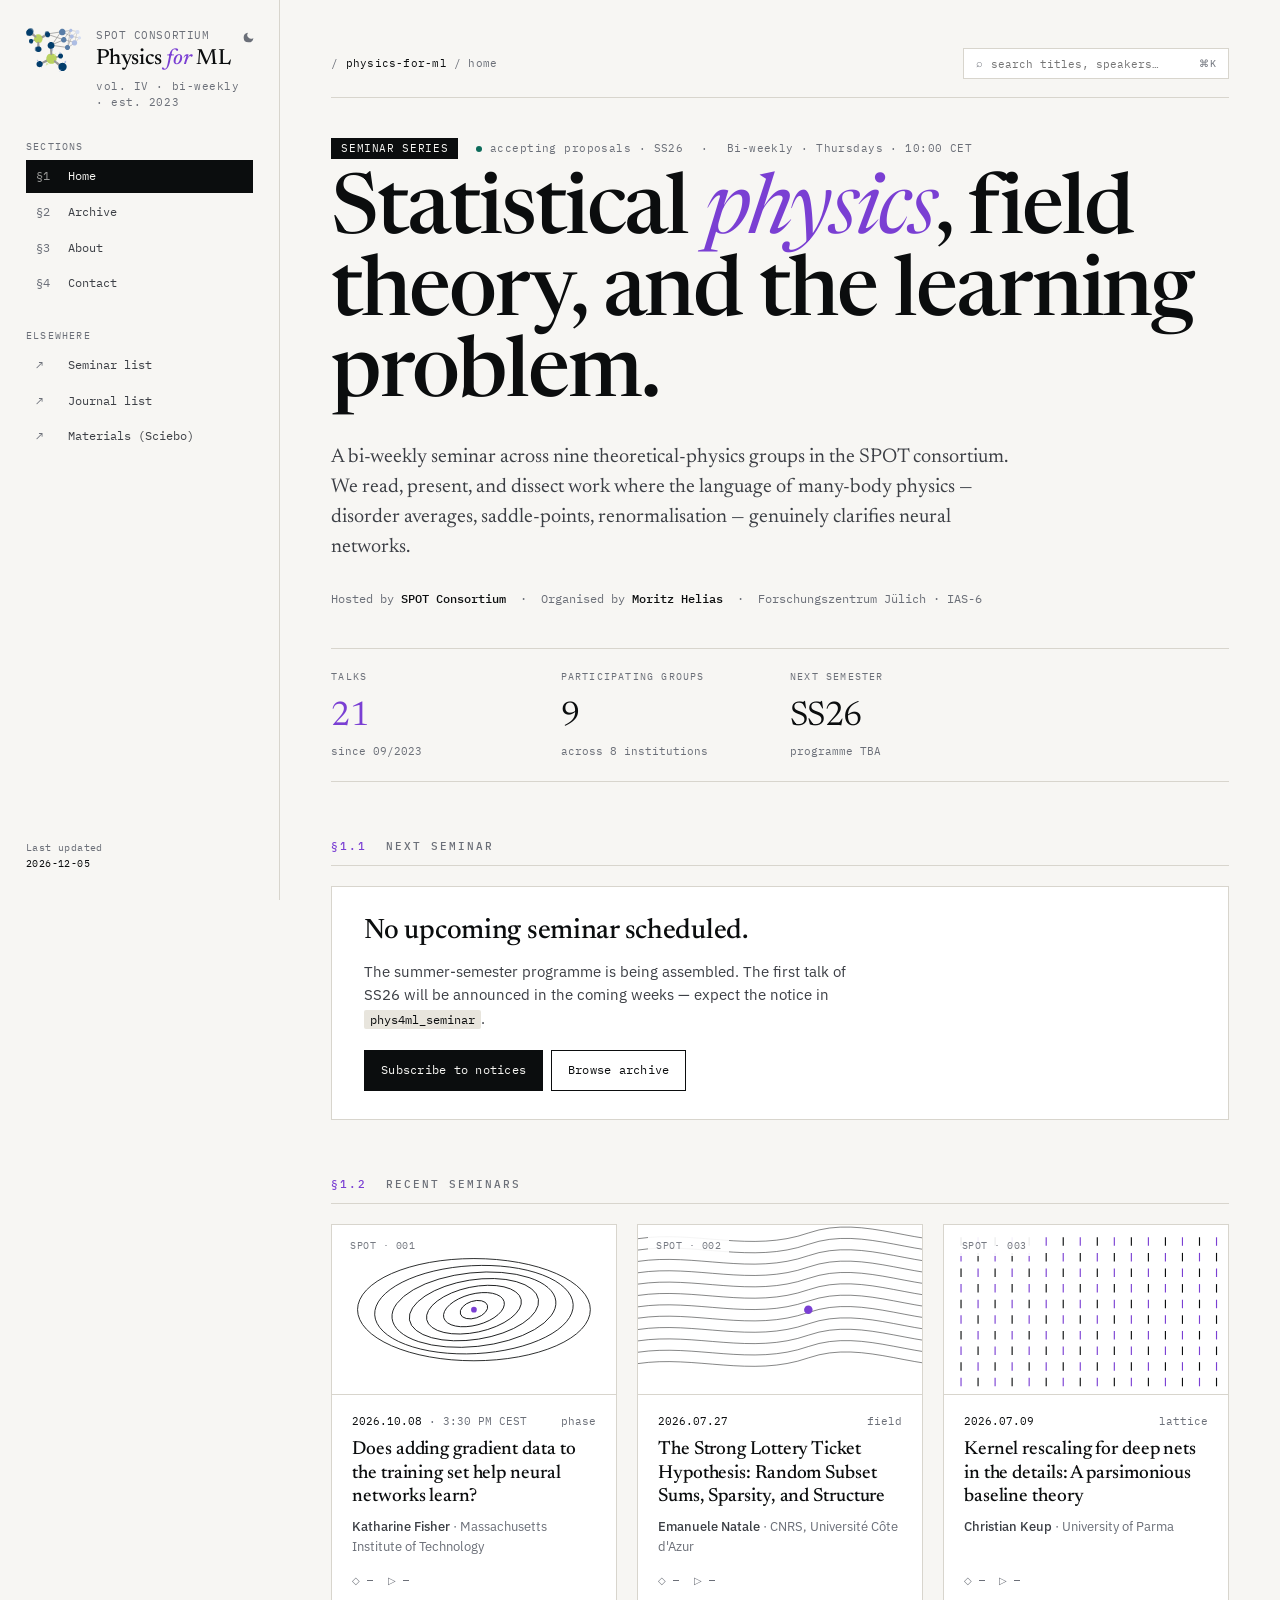
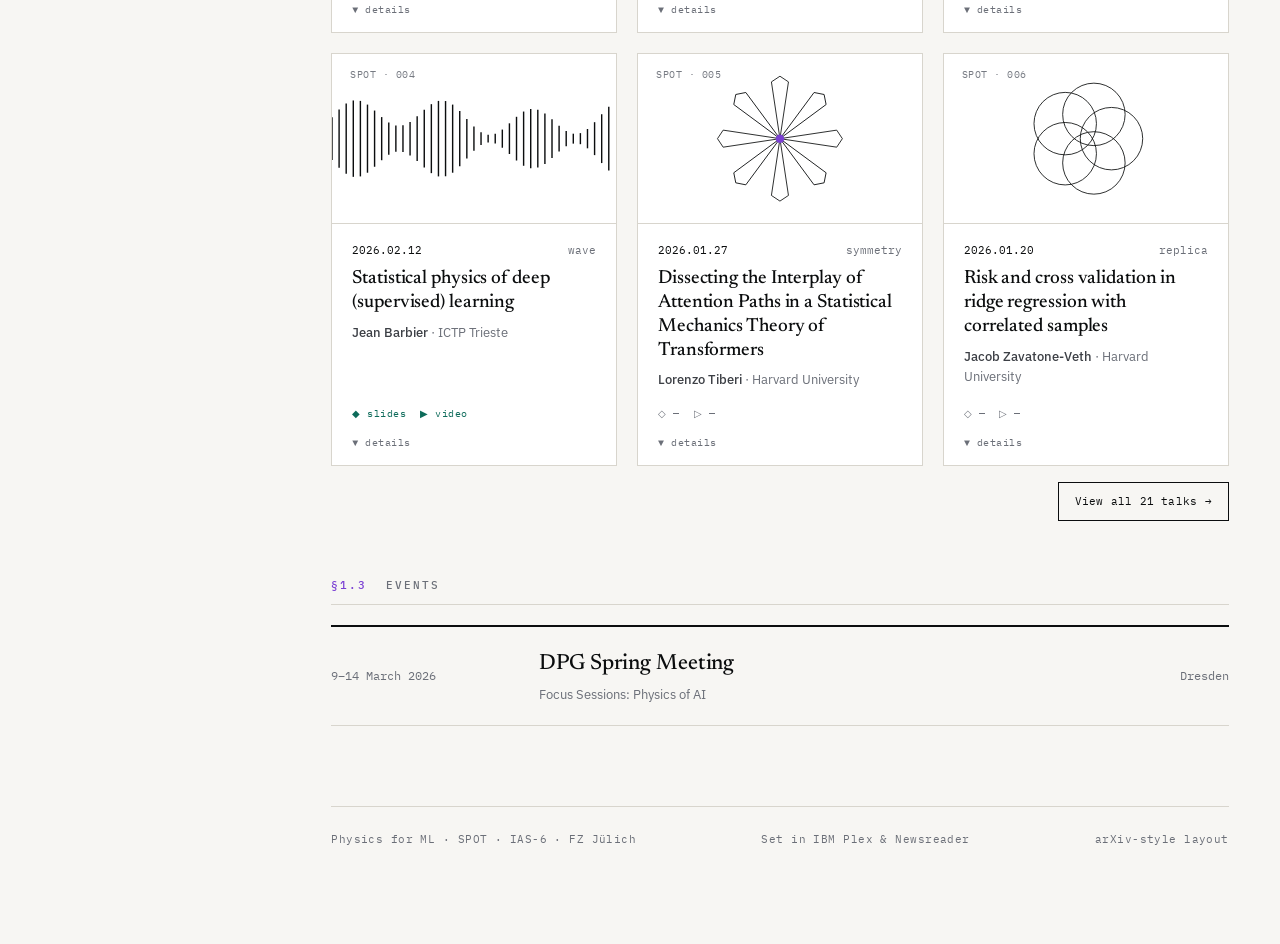
<file: index.html>
<!DOCTYPE html>
<html lang="en">
<head>
  <meta charset="UTF-8" />
  <meta name="viewport" content="width=device-width, initial-scale=1.0" />
  <title>Physics for Machine Learning — Seminar Series</title>
  <link rel="preconnect" href="https://fonts.googleapis.com" />
  <link rel="preconnect" href="https://fonts.gstatic.com" crossorigin />
  <link href="https://fonts.googleapis.com/css2?family=IBM+Plex+Mono:wght@400;500;600&family=IBM+Plex+Sans:wght@300;400;500;600;700&family=Newsreader:ital,wght@0,400;0,500;0,600;1,400&display=swap" rel="stylesheet" />
  <link rel="stylesheet" href="styles.css" />
</head>
<body>
<div class="frame">

  <!-- ===== SIDEBAR ===== -->
  <aside class="side">
    <div class="brand-row">
      <img class="brand-logo" src="logo_sketch_colored.svg" alt="SPOT" />
      <div class="brand">
        <div class="dim">SPOT CONSORTIUM</div>
        <div class="brand-title">Physics <em>for</em> ML</div>
        <div class="dim v">vol. IV · bi-weekly · est. 2023</div>
      </div>
      <button class="theme-switch" id="themeToggle" title="Toggle theme" aria-label="Toggle theme">
        <!-- icon injected by JS -->
      </button>
    </div>

    <div>
      <div class="side-nav-section">Sections</div>
      <nav class="side-nav" id="sectionNav">
        <a href="#/home" data-page="home" class="active">
          <span class="hash">§1</span><span>Home</span>
        </a>
        <a href="#/archive" data-page="archive">
          <span class="hash">§2</span><span>Archive</span>
        </a>
        <a href="#/about" data-page="about">
          <span class="hash">§3</span><span>About</span>
        </a>
        <a href="#/contact" data-page="contact">
          <span class="hash">§4</span><span>Contact</span>
        </a>
      </nav>
    </div>

    <div>
      <div class="side-nav-section">Elsewhere</div>
      <nav class="side-nav">
        <a href="https://lists.fz-juelich.de/postorius/lists/phys4ml_seminar.lists.fz-juelich.de/" target="_blank" rel="noopener">
          <span class="hash">↗</span><span>Seminar list</span>
        </a>
        <a href="https://lists.fz-juelich.de/postorius/lists/phys4ml.lists.fz-juelich.de/" target="_blank" rel="noopener">
          <span class="hash">↗</span><span>Journal list</span>
        </a>
        <a href="https://fz-juelich.sciebo.de/s/c3z3A4696lgIlz5#/" target="_blank" rel="noopener">
          <span class="hash">↗</span><span>Materials (Sciebo)</span>
        </a>
      </nav>
    </div>

    <div class="side-foot">
      Last updated<br />
      <span id="lastUpdated" style="color:var(--ink)"></span>
    </div>
  </aside>

  <!-- ===== PAGES ===== -->
  <div id="content">

    <!-- ── HOME ── -->
    <div class="page active" id="page-home">
      <main>
        <div class="topbar">
          <div class="crumbs">/ <span>physics-for-ml</span> / home</div>
          <div class="search">
            <span>⌕</span>
            <input id="topbarSearch" placeholder="search titles, speakers…" />
            <span style="font-size:10px;color:var(--ink-3)">⌘K</span>
          </div>
        </div>

        <div class="hero-head">
          <span class="tag">SEMINAR SERIES</span>
          <span><span class="dot"></span> accepting proposals · SS26</span>
          <span>·</span>
          <span>Bi-weekly · Thursdays · 10:00 CET</span>
        </div>
        <h1 class="title">Statistical <em>physics</em>, field theory, and the learning problem.</h1>
        <p class="hero-abstract">
          A bi-weekly seminar across nine theoretical-physics groups in the SPOT consortium. We read, present, and dissect work where the language of many-body physics — disorder averages, saddle-points, renormalisation — genuinely clarifies neural networks.
        </p>
        <div class="authors">
          <span>Hosted by <b>SPOT Consortium</b></span>
          <span>·</span>
          <span>Organised by <b>Moritz Helias</b></span>
          <span>·</span>
          <span>Forschungszentrum Jülich · IAS-6</span>
        </div>

        <div class="stats">
          <div class="stat">
            <div class="k">Talks</div>
            <div class="v"><em id="statTalks">—</em></div>
            <div class="u">since 09/2023</div>
          </div>
          <div class="stat">
            <div class="k">Participating groups</div>
            <div class="v">9</div>
            <div class="u">across 8 institutions</div>
          </div>
          <div class="stat">
            <div class="k">Next semester</div>
            <div class="v">SS26</div>
            <div class="u">programme TBA</div>
          </div>
        </div>

        <h2 class="sec"><span class="num">§1.1</span> Next seminar</h2>
        <div id="home-next-seminar"></div>

        <h2 class="sec"><span class="num">§1.2</span> Recent seminars</h2>
        <div class="talks" id="home-recent-talks"></div>
        <div style="text-align:right;margin-top:16px">
          <a class="btn ghost" href="#/archive" id="viewAllBtn" style="font-size:11px">View all talks →</a>
        </div>

        <h2 class="sec" style="margin-top:calc(56px * var(--density))"><span class="num">§1.3</span> Events</h2>
        <a class="event-row" href="dpg2026.html">
          <span>9–14 March 2026</span>
          <div>
            <h4>DPG Spring Meeting</h4>
            <div class="note">Focus Sessions: Physics of AI</div>
          </div>
          <span>Dresden</span>
        </a>

        <div class="sheet-foot">
          <span>Physics for ML · SPOT · IAS-6 · FZ Jülich</span>
          <span>Set in IBM Plex &amp; Newsreader</span>
          <span>arXiv-style layout</span>
        </div>
      </main>
    </div>

    <!-- ── ARCHIVE ── -->
    <div class="page" id="page-archive">
      <main>
        <div class="topbar">
          <div class="crumbs">/ <span>physics-for-ml</span> / archive</div>
          <div class="search">
            <span>⌕</span>
            <input placeholder="search titles, speakers…" />
            <span style="font-size:10px;color:var(--ink-3)">⌘K</span>
          </div>
        </div>

        <h1 class="title">The <em>archive</em>.</h1>
        <p class="hero-abstract">Every seminar delivered since the series began. Search by keyword or speaker name, and follow links to slides and recordings.</p>

        <div class="archive-controls">
          <input type="text" id="archiveSearch" placeholder="search: 'DMFT', 'Zdeborová', 'diffusion'…" />
          <select id="archiveSort">
            <option value="new">newest first</option>
            <option value="speaker">by speaker</option>
          </select>
        </div>

        <div class="archive-count" id="archiveCount"></div>
        <div class="talks" id="archive-talks"></div>

        <div class="pagination" id="archivePagination"></div>
        <div class="pagination-meta" id="archivePaginationMeta"></div>

        <div class="sheet-foot">
          <span>Physics for ML · SPOT · IAS-6 · FZ Jülich</span>
          <span>Set in IBM Plex &amp; Newsreader</span>
          <span>arXiv-style layout</span>
        </div>
      </main>
    </div>

    <!-- ── ABOUT ── -->
    <div class="page" id="page-about">
      <main>
        <div class="topbar">
          <div class="crumbs">/ <span>physics-for-ml</span> / about</div>
          <div class="search">
            <span>⌕</span>
            <input placeholder="search titles, speakers…" />
            <span style="font-size:10px;color:var(--ink-3)">⌘K</span>
          </div>
        </div>

        <h1 class="title">About the <em>series</em>.</h1>

        <div class="prose" style="margin-top:32px">
          <h2>§3.1 &nbsp; Scope</h2>
          <p>
            Physics for Machine Learning is a bi-weekly seminar hosted by the SPOT consortium. The focus is narrow by design: we look at machine learning through the lens of theoretical physics — mean-field theory, replica calculations, random-matrix spectra, field-theoretic perturbation — and at physics through the lens of modern learning systems.
          </p>
          <div class="callout">
            The aim is not to apply ML to physics. It is to make ML itself a proper object of physical study.
          </div>
          <h2>§3.2 &nbsp; Format</h2>
          <p>
            Ninety minutes on Zoom. The first sixty are presentation; the remaining thirty are open discussion, and we protect that latter half. Talks are recorded when speakers allow; slides are archived on the shared Sciebo drive.
          </p>
          <p>
            Seminars are held bi-weekly on Thursdays at 10:00 CET during the academic year.
          </p>
          <h2>§3.3 &nbsp; Consortium</h2>
          <p>Participating groups, by institution:</p>
        </div>

        <div class="consortium">
          <div>
            <div class="who"><b><a href="https://www.nas.ewi.tudelft.nl/" target="_blank">Caterina De Bacco</a></b><span>TU Delft</span></div>
            <div class="n">01</div>
          </div>
          <div>
            <div class="who"><b><a href="https://itp.uni-frankfurt.de/~gros/#physicsAI" target="_blank">Claudius Gros</a></b><span>University of Frankfurt</span></div>
            <div class="n">02</div>
          </div>
          <div>
            <div class="who"><b><a href="https://www.fz-juelich.de/en/ias/ias-6/forschung/theory-of-multi-scale-neuronal-networks" target="_blank">Moritz Helias</a></b><span>RWTH Aachen / FZ Jülich</span></div>
            <div class="n">03</div>
          </div>
          <div>
            <div class="who"><b><a href="https://www.particle-theory.rwth-aachen.de/cms/Particle-Theory/Forschung/~gfhu/Gruppe-Kraemer/lidx/1" target="_blank">Michael Krämer</a></b><span>RWTH Aachen</span></div>
            <div class="n">04</div>
          </div>
          <div>
            <div class="who"><b><a href="https://phys.huji.ac.il/contacts/ringel_zohar" target="_blank">Zohar Ringel</a></b><span>Hebrew University</span></div>
            <div class="n">05</div>
          </div>
          <div>
            <div class="who"><b><a href="https://home.uni-leipzig.de/rosenow/Bernd_Rosenow/Welcome.html" target="_blank">Bernd Rosenow</a></b><span>University of Leipzig</span></div>
            <div class="n">06</div>
          </div>
          <div>
            <div class="who"><b><a href="https://www.uni-goettingen.de/de/588919.html" target="_blank">Peter Sollich</a></b><span>University of Göttingen</span></div>
            <div class="n">07</div>
          </div>
          <div>
            <div class="who"><b>Alexander van Meegen</b><span>RWTH Aachen</span></div>
            <div class="n">08</div>
          </div>
          <div>
            <div class="who"><b><a href="https://people.epfl.ch/lenka.zdeborova?lang=en" target="_blank">Lenka Zdeborová</a></b><span>EPFL</span></div>
            <div class="n">09</div>
          </div>
        </div>

        <div class="sheet-foot">
          <span>Physics for ML · SPOT · IAS-6 · FZ Jülich</span>
          <span>Set in IBM Plex &amp; Newsreader</span>
          <span>arXiv-style layout</span>
        </div>
      </main>
    </div>

    <!-- ── CONTACT ── -->
    <div class="page" id="page-contact">
      <main>
        <div class="topbar">
          <div class="crumbs">/ <span>physics-for-ml</span> / contact</div>
          <div class="search">
            <span>⌕</span>
            <input placeholder="search titles, speakers…" />
            <span style="font-size:10px;color:var(--ink-3)">⌘K</span>
          </div>
        </div>

        <h1 class="title"><em>Correspondence.</em></h1>
        <p class="hero-abstract">Proposals, questions, and mailing-list requests are welcome. We reply within a week or two during term.</p>

        <div class="contact-grid">
          <div>
            <div class="label">Organiser</div>
            <div class="big">Prof. Moritz Helias</div>
            <p>Institute for Advanced Simulation 6<br />Forschungszentrum Jülich</p>
          </div>
          <div>
            <div class="label">Correspondence</div>
            <div class="big"><a href="mailto:m.helias@fz-juelich.de">m.helias@fz-juelich.de</a></div>
            <p>Subject line <code>[phys4ml]</code> helps us route quickly.</p>
          </div>
          <div>
            <div class="label">Slides &amp; recordings</div>
            <div class="big"><a href="https://fz-juelich.sciebo.de/s/c3z3A4696lgIlz5#/" target="_blank" rel="noopener">Sciebo drive →</a></div>
            <p>Requires the password circulated on the mailing list.</p>
          </div>
          <div>
            <div class="label">Propose a talk</div>
            <div class="big">Send a title &amp; short abstract.</div>
            <p>Include <i>availability Thu 10:00 CET</i> and relevant arXiv IDs.</p>
          </div>
        </div>

        <h2 class="sec" style="margin-top:calc(64px * var(--density))"><span class="num">§4.1</span> Mailing lists</h2>
        <p style="font-family:var(--serif);font-size:18px;max-width:56ch;color:var(--ink-2);margin-bottom:0">
          Two distinct lists. The seminar list carries only seminar notices; the journal list carries weekly paper announcements from the consortium.
        </p>
        <div style="margin-top:20px;display:flex;gap:10px;flex-wrap:wrap">
          <a class="btn" href="https://lists.fz-juelich.de/postorius/lists/phys4ml_seminar.lists.fz-juelich.de/" target="_blank" rel="noopener">Subscribe to phys4ml_seminar</a>
          <a class="btn ghost" href="https://lists.fz-juelich.de/postorius/lists/phys4ml.lists.fz-juelich.de/" target="_blank" rel="noopener">Journal announcements</a>
        </div>

        <div class="sheet-foot">
          <span>Physics for ML · SPOT · IAS-6 · FZ Jülich</span>
          <span>Set in IBM Plex &amp; Newsreader</span>
          <span>arXiv-style layout</span>
        </div>
      </main>
    </div>

  </div><!-- #content -->
</div><!-- .frame -->

<script src="speakers-data.js"></script>
<script src="script.js"></script>
</body>
</html>
</file>
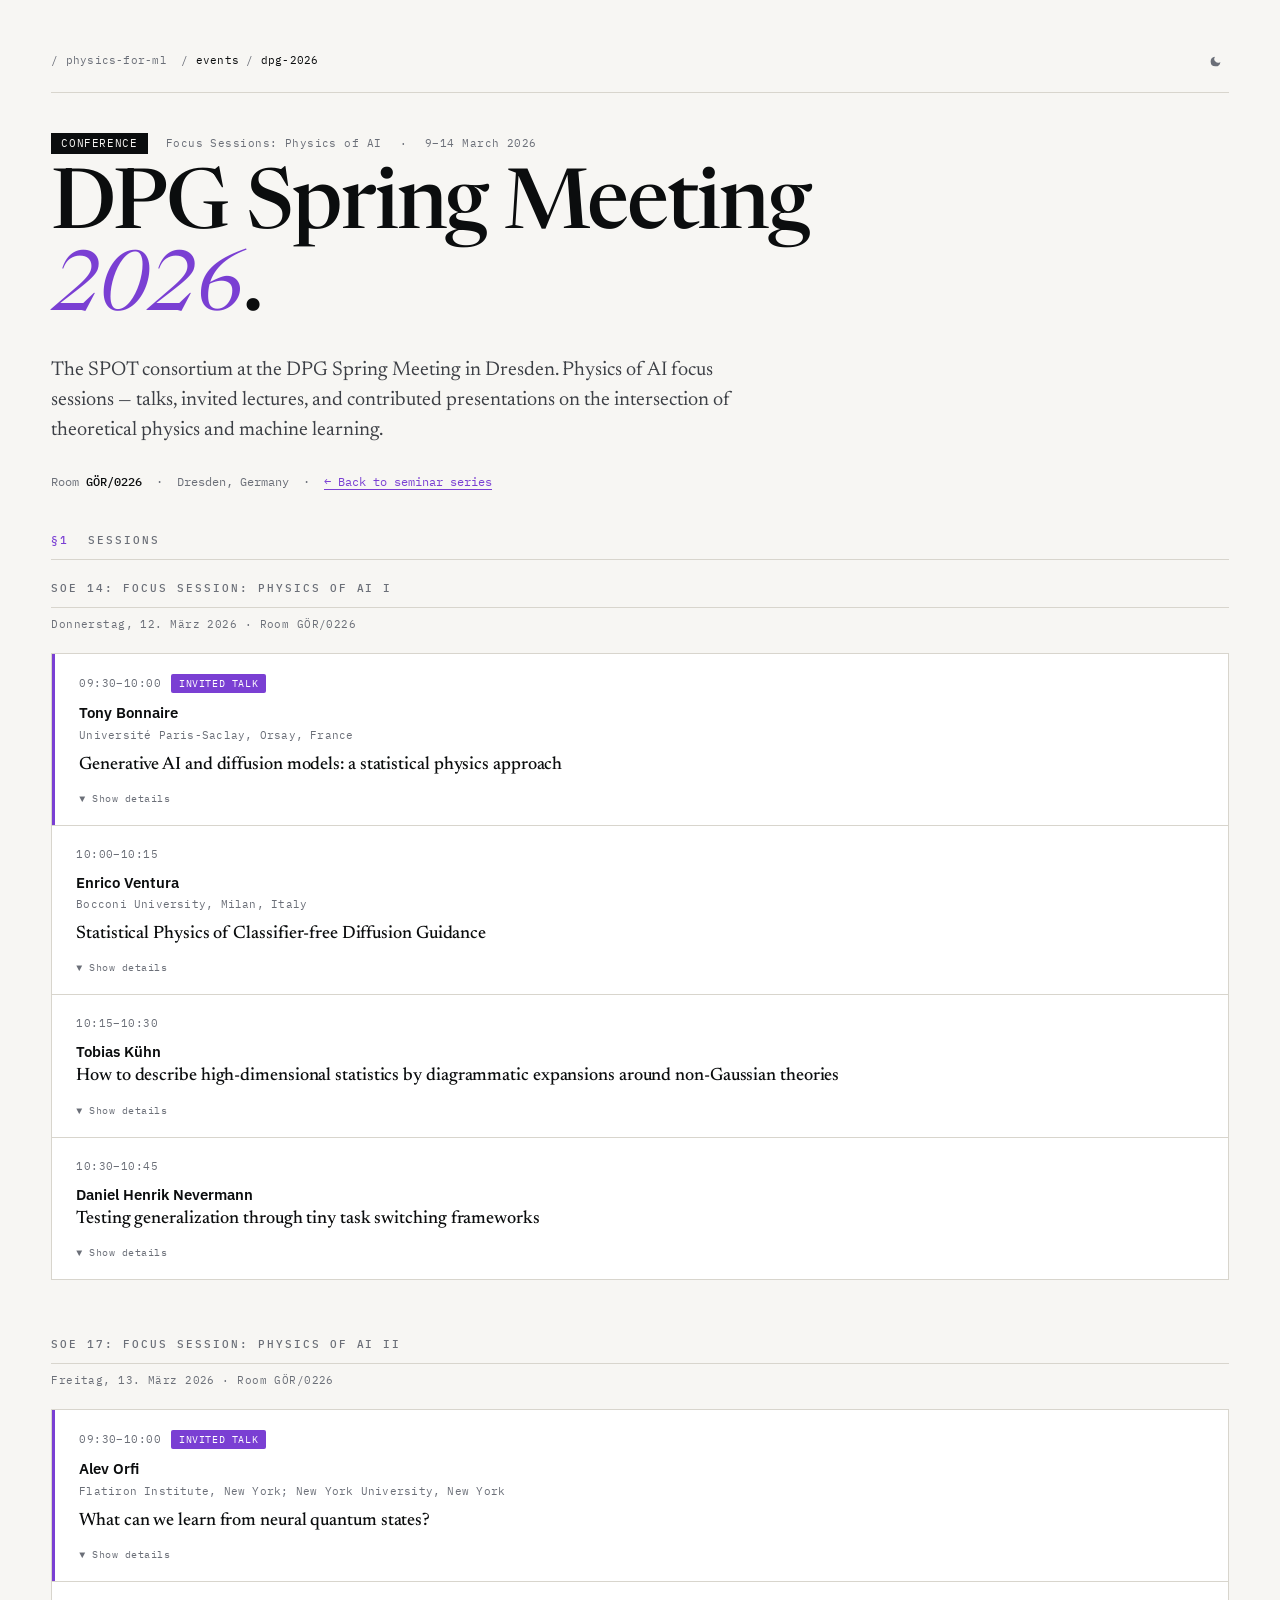
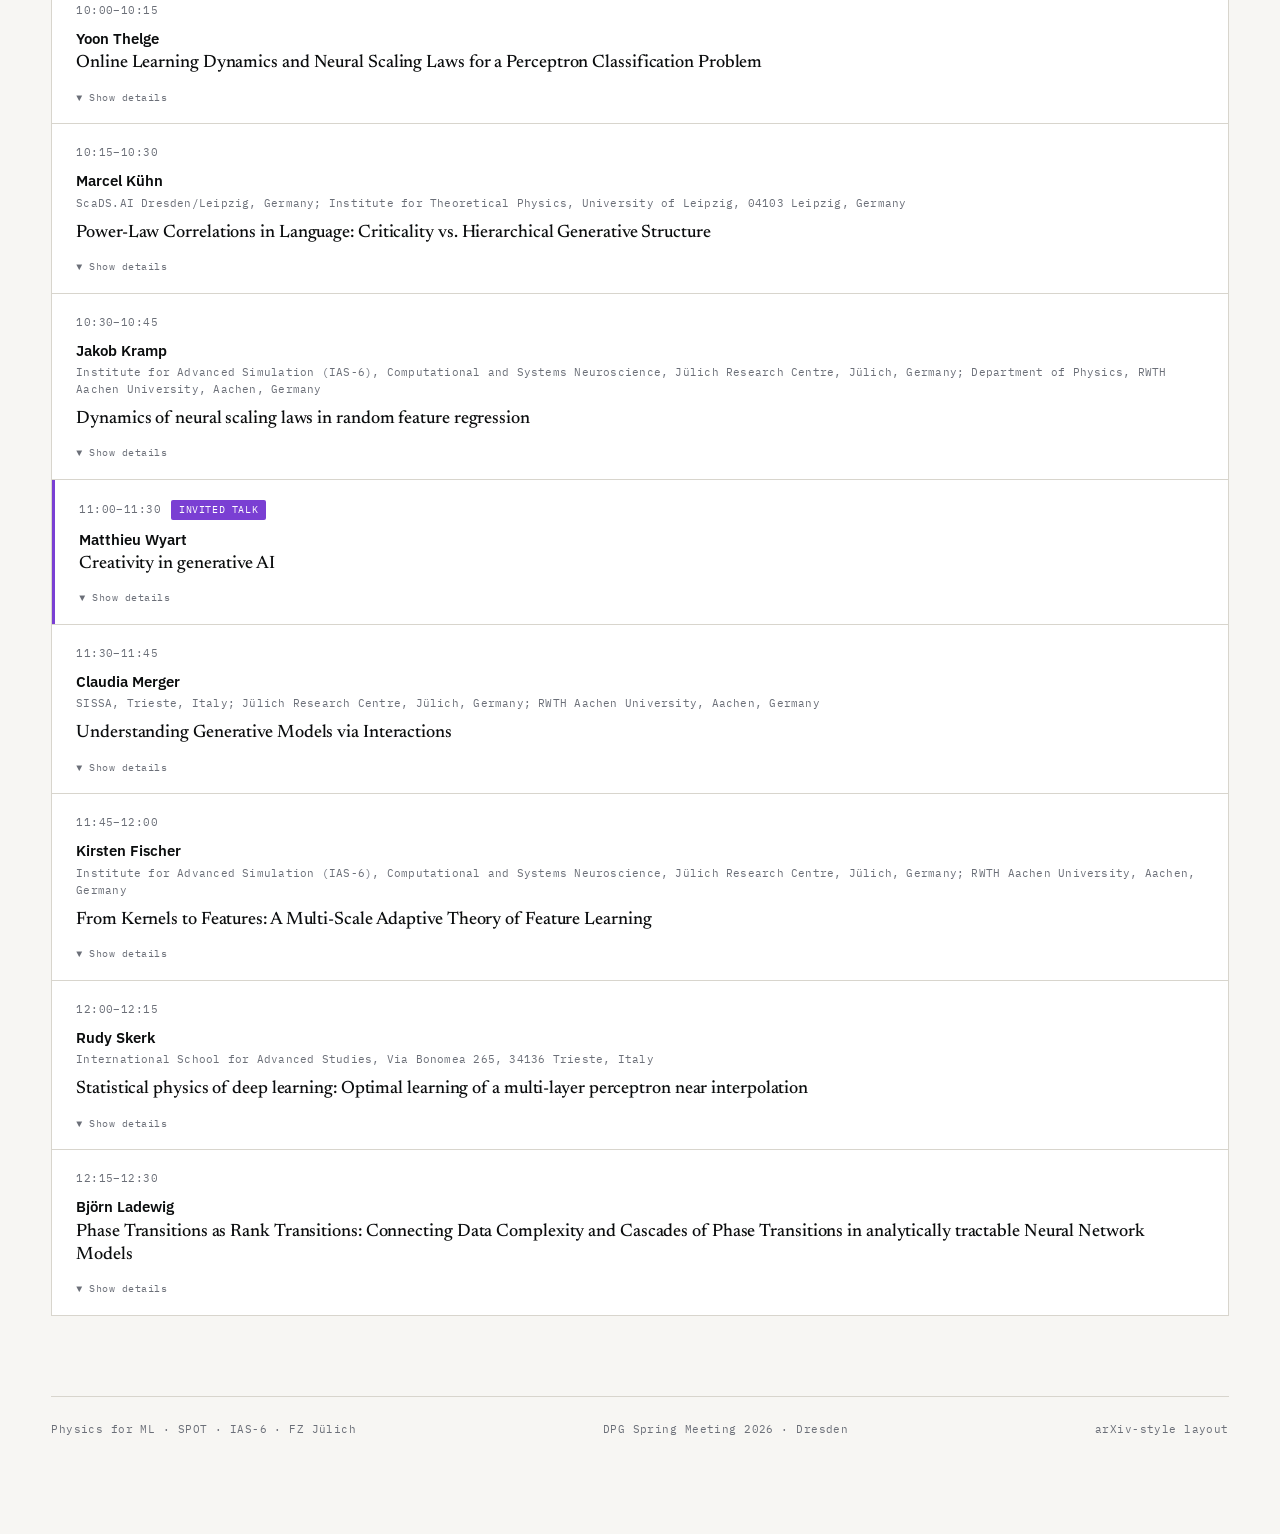
<file: dpg2026.html>
<!DOCTYPE html>
<html lang="en">
<head>
  <meta charset="UTF-8" />
  <meta name="viewport" content="width=device-width, initial-scale=1.0" />
  <title>DPG Spring Meeting 2026 — Physics of AI Sessions</title>
  <link rel="preconnect" href="https://fonts.googleapis.com" />
  <link rel="preconnect" href="https://fonts.gstatic.com" crossorigin />
  <link href="https://fonts.googleapis.com/css2?family=IBM+Plex+Mono:wght@400;500;600&family=IBM+Plex+Sans:wght@300;400;500;600;700&family=Newsreader:ital,wght@0,400;0,500;0,600;1,400&display=swap" rel="stylesheet" />
  <!-- shared design tokens -->
  <link rel="stylesheet" href="styles.css" />
  <link rel="stylesheet" href="dpg2026.css" />
  <script>
    /* apply stored theme before paint to avoid flash */
    (function() {
      var t = localStorage.getItem('phys4ml-theme') || 'light';
      document.documentElement.setAttribute('data-theme', t);
    })();
  </script>
</head>
<body>
<div class="dpg-page">

  <!-- topbar -->
  <div class="topbar">
    <div class="crumbs">
      / <a href="index.html" style="color:var(--ink-3);text-decoration:none">physics-for-ml</a>
      &nbsp;/ <span>events</span> /&nbsp;<span>dpg-2026</span>
    </div>
    <button class="theme-switch" id="dpgThemeToggle" title="Toggle theme" aria-label="Toggle theme"></button>
  </div>

  <!-- hero -->
  <div class="hero-head">
    <span class="tag">CONFERENCE</span>
    <span>Focus Sessions: Physics of AI</span>
    <span>·</span>
    <span>9–14 March 2026</span>
  </div>
  <h1 class="title">DPG Spring Meeting <em>2026</em>.</h1>
  <p class="hero-abstract">
    The SPOT consortium at the DPG Spring Meeting in Dresden. Physics of AI focus sessions — talks, invited lectures, and contributed presentations on the intersection of theoretical physics and machine learning.
  </p>
  <div class="authors">
    <span>Room <b>GÖR/0226</b></span>
    <span>·</span>
    <span>Dresden, Germany</span>
    <span>·</span>
    <span><a href="index.html" style="color:var(--accent);border-bottom:1px solid var(--accent)">← Back to seminar series</a></span>
  </div>

  <h2 class="sec"><span class="num">§1</span> Sessions</h2>

  <div id="dpg-sessions-container"></div>

  <div class="sheet-foot">
    <span>Physics for ML · SPOT · IAS-6 · FZ Jülich</span>
    <span>DPG Spring Meeting 2026 · Dresden</span>
    <span>arXiv-style layout</span>
  </div>

</div>

<script src="dpg-sessions-data.js"></script>
<script src="dpg-sessions.js"></script>
<script>
  // Theme toggle for this sub-page
  function dpgSetTheme(theme) {
    document.documentElement.setAttribute('data-theme', theme);
    localStorage.setItem('phys4ml-theme', theme);
    var btn = document.getElementById('dpgThemeToggle');
    if (!btn) return;
    if (theme === 'dark') {
      btn.innerHTML = '<svg viewBox="0 0 24 24" fill="none" stroke="currentColor" stroke-width="2" stroke-linecap="round" stroke-linejoin="round"><circle cx="12" cy="12" r="4"/><path d="M12 2v2M12 20v2M4.93 4.93l1.41 1.41M17.66 17.66l1.41 1.41M2 12h2M20 12h2M4.93 19.07l1.41-1.41M17.66 6.34l1.41-1.41"/></svg>';
    } else {
      btn.innerHTML = '<svg viewBox="0 0 24 24" fill="currentColor"><path d="M21 12.79A9 9 0 1 1 11.21 3 7 7 0 0 0 21 12.79z"/></svg>';
    }
  }

  document.addEventListener('DOMContentLoaded', function() {
    var stored = localStorage.getItem('phys4ml-theme') || 'light';
    dpgSetTheme(stored);

    document.getElementById('dpgThemeToggle').addEventListener('click', function() {
      var cur = document.documentElement.getAttribute('data-theme') || 'light';
      dpgSetTheme(cur === 'dark' ? 'light' : 'dark');
    });
  });
</script>
</body>
</html>
</file>
<file: styles.css>
/* ===== RESET & TOKENS ===== */
*, *::before, *::after { box-sizing: border-box; margin: 0; padding: 0; }

:root {
  --bg: #f7f6f3;
  --card: #ffffff;
  --ink: #0b0d0e;
  --ink-2: #3c3f45;
  --ink-3: #6b6f78;
  --line: #d8d5cd;
  --line-soft: #e8e5dd;
  --hl: #ffeeb0;
  --accent: #7a3fd3;
  --accent-2: #0d6b5a;
  --logo-filter: none;

  --mono: "IBM Plex Mono", ui-monospace, SFMono-Regular, Menlo, monospace;
  --sans: "IBM Plex Sans", -apple-system, BlinkMacSystemFont, sans-serif;
  --serif: "Newsreader", Georgia, serif;
  --density: 1;
  --base-size: 14px;
  --content-w: 1280px;
  --radius: 0px;
}

html[data-theme="dark"] {
  --bg: #14161a;
  --card: #1c1f24;
  --ink: #e8e4d8;
  --ink-2: #b8b3a4;
  --ink-3: #7d7a72;
  --line: #2d3138;
  --line-soft: #23262c;
  --hl: #5a4500;
  --accent: #b794f4;
  --accent-2: #6fd5b8;
  --logo-filter: invert(0.92) hue-rotate(180deg) brightness(1) contrast(0.95) saturate(0.85);
}

html[data-theme="dark"] .tagpill.accent { color: #1c1f24; }
html[data-theme="dark"] .btn { color: var(--bg); }
html[data-theme="dark"] .btn:hover { color: #1c1f24; }

/* ===== BASE ===== */
html, body {
  background: var(--bg);
  color: var(--ink);
  font-family: var(--sans);
  font-size: var(--base-size);
  line-height: 1.55;
  -webkit-font-smoothing: antialiased;
  transition: background-color 0.2s ease, color 0.2s ease;
}

a { color: inherit; text-decoration: none; }
::selection { background: var(--hl); color: var(--ink); }

/* ===== LAYOUT ===== */
.frame {
  min-height: 100vh;
  display: grid;
  grid-template-columns: 280px minmax(0, 1fr);
  max-width: var(--content-w);
  margin: 0 auto;
}

@media (max-width: 900px) {
  .frame { grid-template-columns: 1fr; }
}

/* Pages container */
#content { min-width: 0; }
.page { display: none; min-width: 0; }
.page.active { display: block; }

/* ===== SIDEBAR ===== */
aside.side {
  border-right: 1px solid var(--line);
  padding: 28px 26px;
  position: sticky;
  top: 0;
  height: 100vh;
  display: flex;
  flex-direction: column;
  gap: 24px;
  background: var(--bg);
  overflow-y: auto;
}

@media (max-width: 900px) {
  aside.side {
    position: static;
    height: auto;
    border-right: none;
    border-bottom: 1px solid var(--line);
  }
}

/* Brand block */
.brand-row {
  display: flex;
  align-items: flex-start;
  gap: 14px;
  position: relative;
}

.brand-logo {
  width: 56px;
  height: 44px;
  flex-shrink: 0;
  display: block;
  object-fit: contain;
  object-position: left center;
  filter: var(--logo-filter);
  transition: filter 0.2s ease;
}

.brand {
  font-family: var(--mono);
  font-size: 11px;
  letter-spacing: 0.05em;
  line-height: 1.45;
  flex: 1;
  min-width: 0;
}

.brand .dim { color: var(--ink-3); }

.brand .brand-title {
  font-family: var(--serif);
  font-size: 22px;
  line-height: 1.05;
  letter-spacing: -0.01em;
  font-weight: 500;
  margin: 4px 0 0;
  color: var(--ink);
}

.brand .brand-title em { color: var(--accent); font-style: italic; }
.brand .v { margin-top: 8px; }

/* Theme switch */
.theme-switch {
  position: absolute;
  top: -4px;
  right: -8px;
  width: 26px;
  height: 26px;
  display: inline-flex;
  align-items: center;
  justify-content: center;
  background: transparent;
  border: 0;
  padding: 0;
  color: var(--ink-3);
  cursor: pointer;
  border-radius: 50%;
  transition: color 0.15s, background 0.15s;
}

.theme-switch:hover { color: var(--ink); background: var(--line-soft); }
.theme-switch svg { width: 13px; height: 13px; display: block; }

/* Side nav */
.side-nav-section {
  font-family: var(--mono);
  font-size: 10px;
  text-transform: uppercase;
  letter-spacing: 0.12em;
  color: var(--ink-3);
  margin: 4px 0 6px;
}

.side-nav {
  display: flex;
  flex-direction: column;
  gap: 3px;
  font-family: var(--mono);
  font-size: 12px;
}

.side-nav a {
  display: grid;
  grid-template-columns: 32px 1fr auto;
  padding: 7px 10px;
  border-radius: var(--radius);
  color: var(--ink-2);
  transition: background 0.12s, color 0.12s;
}

.side-nav a:hover { background: var(--line-soft); color: var(--ink); }
.side-nav a.active { background: var(--ink); color: var(--bg); }
.side-nav a .hash { color: var(--ink-3); }
.side-nav a.active .hash { color: var(--bg); opacity: .6; }

.side-foot {
  margin-top: auto;
  font-family: var(--mono);
  font-size: 10px;
  color: var(--ink-3);
  letter-spacing: 0.04em;
  line-height: 1.6;
}

/* ===== MAIN ===== */
main {
  min-width: 0;
  padding: calc(48px * var(--density)) clamp(24px, 4vw, 72px) 96px;
}

/* ===== TOPBAR ===== */
.topbar {
  display: flex;
  justify-content: space-between;
  align-items: center;
  padding-bottom: 18px;
  margin-bottom: calc(40px * var(--density));
  border-bottom: 1px solid var(--line);
  font-family: var(--mono);
  font-size: 11px;
  color: var(--ink-3);
  letter-spacing: 0.02em;
  gap: 16px;
  flex-wrap: wrap;
}

.topbar .crumbs span { color: var(--ink); }

.topbar .search {
  display: flex;
  align-items: center;
  gap: 8px;
  padding: 6px 12px;
  background: var(--card);
  border: 1px solid var(--line);
  border-radius: var(--radius);
  color: var(--ink-3);
}

.topbar .search input {
  border: none;
  background: transparent;
  font-family: inherit;
  font-size: inherit;
  color: var(--ink);
  outline: none;
  width: 200px;
  max-width: 25vw;
}

/* ===== HERO ===== */
.hero-head {
  font-family: var(--mono);
  font-size: 11px;
  color: var(--ink-3);
  letter-spacing: 0.04em;
  margin-bottom: 14px;
  display: flex;
  gap: 18px;
  align-items: center;
  flex-wrap: wrap;
}

.hero-head .tag {
  padding: 2px 10px;
  background: var(--ink);
  color: var(--bg);
  border-radius: var(--radius);
  letter-spacing: 0.06em;
}

.hero-head .dot {
  width: 6px;
  height: 6px;
  background: var(--accent-2);
  border-radius: 50%;
  display: inline-block;
  animation: pulse 2s infinite;
}

@keyframes pulse {
  0%, 100% { opacity: 1; }
  50% { opacity: 0.3; }
}

h1.title {
  font-family: var(--serif);
  font-weight: 500;
  font-size: clamp(40px, 6.5vw, 92px);
  line-height: 0.98;
  letter-spacing: -0.025em;
  margin: 0 0 24px;
  max-width: 17ch;
}

h1.title em { font-style: italic; color: var(--accent); font-weight: 400; }

.hero-abstract {
  font-family: var(--serif);
  font-size: calc(var(--base-size) + 6px);
  line-height: 1.5;
  color: var(--ink-2);
  max-width: 62ch;
  margin: 0 0 28px;
}

.authors {
  font-family: var(--mono);
  font-size: 12px;
  color: var(--ink-3);
  margin-bottom: 40px;
  display: flex;
  flex-wrap: wrap;
  gap: 14px;
  align-items: center;
}

.authors span b { color: var(--ink); font-weight: 500; }

/* ===== STATS STRIP ===== */
.stats {
  display: grid;
  grid-template-columns: repeat(auto-fill, minmax(180px, 1fr));
  gap: 20px;
  margin: calc(32px * var(--density)) 0 calc(56px * var(--density));
  padding: 20px 0;
  border-top: 1px solid var(--line);
  border-bottom: 1px solid var(--line);
}

.stat .k {
  font-family: var(--mono);
  font-size: 10px;
  text-transform: uppercase;
  letter-spacing: 0.12em;
  color: var(--ink-3);
  margin-bottom: 6px;
}

.stat .v {
  font-family: var(--serif);
  font-size: 34px;
  letter-spacing: -0.015em;
}

.stat .v em { font-style: normal; color: var(--accent); }
.stat .u { font-family: var(--mono); font-size: 11px; color: var(--ink-3); }


/* ===== SECTION LABEL ===== */
h2.sec {
  font-family: var(--mono);
  font-size: 11px;
  text-transform: uppercase;
  letter-spacing: 0.18em;
  color: var(--ink-3);
  font-weight: 500;
  margin: 0 0 20px;
  padding-bottom: 10px;
  border-bottom: 1px solid var(--line);
}

h2.sec .num { color: var(--accent); margin-right: 10px; }

/* ===== NEXT CARD ===== */
.next-card {
  background: var(--card);
  border: 1px solid var(--line);
  border-radius: var(--radius);
  padding: 28px 32px;
  margin-bottom: calc(56px * var(--density));
}

.next-card.empty h3 {
  font-family: var(--serif);
  font-size: 28px;
  font-weight: 500;
  letter-spacing: -0.01em;
  line-height: 1.2;
  margin: 0 0 12px;
  max-width: 34ch;
  color: var(--ink);
}

.next-card.empty p {
  font-family: var(--sans);
  color: var(--ink-2);
  margin: 0 0 20px;
  font-size: 15px;
  max-width: 56ch;
}

.next-card.empty code {
  font-family: var(--mono);
  font-size: 12px;
  background: var(--line-soft);
  padding: 2px 6px;
  border-radius: 2px;
  color: var(--ink);
}

.next-card.has-speaker {
  display: grid;
  grid-template-columns: 1fr auto;
  gap: 32px;
  align-items: center;
}

@media (max-width: 600px) {
  .next-card.has-speaker { grid-template-columns: 1fr; }
}

.next-date {
  font-family: var(--mono);
  font-size: 11px;
  color: var(--ink-3);
  margin-bottom: 10px;
  letter-spacing: 0.04em;
}

.next-card h3 {
  font-family: var(--serif);
  font-size: 26px;
  font-weight: 500;
  line-height: 1.2;
  letter-spacing: -0.01em;
  margin: 0 0 10px;
  color: var(--ink);
}

.next-speaker-line {
  font-family: var(--sans);
  font-size: 14px;
  color: var(--ink-2);
  font-weight: 500;
}

.next-speaker-line span { color: var(--ink-3); font-weight: 400; }

/* upcoming additional list */
.upcoming-more {
  margin-top: 24px;
  font-family: var(--mono);
  font-size: 11px;
  color: var(--ink-3);
  letter-spacing: 0.03em;
}

.upcoming-more-row {
  display: flex;
  gap: 20px;
  padding: 10px 0;
  border-top: 1px solid var(--line);
}

.upcoming-more-row .date { color: var(--ink); }
.upcoming-more-row .date .talk-time { color: var(--ink-3); }

/* ===== BUTTONS ===== */
.btns { display: flex; gap: 8px; flex-wrap: wrap; }

.btn {
  font-family: var(--mono);
  font-size: 12px;
  padding: 10px 16px;
  border: 1px solid var(--ink);
  background: var(--ink);
  color: var(--bg);
  cursor: pointer;
  border-radius: var(--radius);
  letter-spacing: 0.02em;
  transition: background 0.12s, border-color 0.12s, color 0.12s;
  display: inline-block;
  text-decoration: none;
}

.btn:hover { background: var(--accent); border-color: var(--accent); color: #fff; }
.btn.ghost { background: transparent; color: var(--ink); }
.btn.ghost:hover { background: var(--ink); color: var(--bg); }

/* ===== TALK CARDS ===== */
.talks {
  display: grid;
  grid-template-columns: repeat(auto-fill, minmax(280px, 1fr));
  gap: calc(20px * var(--density));
}

.talk {
  background: var(--card);
  border: 1px solid var(--line);
  border-radius: var(--radius);
  display: flex;
  flex-direction: column;
  transition: border-color .15s;
  overflow: hidden;
}

.talk:hover { border-color: var(--ink); }

.talk-thumb {
  aspect-ratio: 5 / 3;
  border-bottom: 1px solid var(--line);
  position: relative;
  overflow: hidden;
}

.talk-thumb svg {
  width: 100%;
  height: 100%;
  display: block;
}

.talk-id {
  position: absolute;
  top: 10px;
  left: 10px;
  font-family: var(--mono);
  font-size: 10px;
  color: var(--ink-3);
  background: var(--card);
  padding: 3px 8px;
  border-radius: 2px;
  letter-spacing: 0.05em;
  opacity: 0.92;
  pointer-events: none;
}

.talk-body {
  padding: 18px 20px 16px;
  flex: 1;
  display: flex;
  flex-direction: column;
  gap: 8px;
  cursor: pointer;
}

.talk-meta {
  display: flex;
  justify-content: space-between;
  font-family: var(--mono);
  font-size: 11px;
  color: var(--ink-3);
}

.talk-meta .date { color: var(--ink); }

/* Optional per-talk time, dimmer than the date it follows */
.talk-time { color: var(--ink-3); }

.talk-body h3 {
  font-family: var(--serif);
  font-size: 19px;
  line-height: 1.25;
  letter-spacing: -0.005em;
  font-weight: 500;
  margin: 0;
  color: var(--ink);
}

.talk-body h3.no-title {
  font-style: italic;
  color: var(--ink-3);
}

.talk .speaker {
  font-family: var(--sans);
  font-size: 13px;
  color: var(--ink-2);
  font-weight: 500;
}

.talk .speaker span { color: var(--ink-3); font-weight: 400; }

.talk .assets {
  display: flex;
  gap: 14px;
  font-family: var(--mono);
  font-size: 10px;
  color: var(--ink-3);
  letter-spacing: 0.05em;
  margin-top: auto;
  padding-top: 8px;
}

.talk .assets .asset-on { color: var(--accent-2); cursor: pointer; }
.talk .assets .asset-on:hover { text-decoration: underline; }

.talk-expand-toggle {
  background: none;
  border: none;
  color: var(--ink-3);
  font-family: var(--mono);
  font-size: 10px;
  cursor: pointer;
  padding: 6px 0 0;
  text-align: left;
  letter-spacing: 0.05em;
  transition: color 0.12s;
}

.talk-expand-toggle:hover { color: var(--ink); }

/* Expanded details panel */
.talk-details {
  max-height: 0;
  overflow: hidden;
  transition: max-height 0.3s ease;
}

.talk.expanded .talk-details {
  max-height: 2000px;
}

.talk-details-inner {
  padding: 16px 20px 20px;
  background: var(--bg);
  border-top: 1px solid var(--line);
}

.talk-details-inner h4 {
  font-family: var(--mono);
  font-size: 10px;
  text-transform: uppercase;
  letter-spacing: 0.12em;
  color: var(--ink-3);
  margin-bottom: 12px;
}

.talk-abstract {
  font-size: 13px;
  line-height: 1.6;
  color: var(--ink-2);
  margin-bottom: 18px;
  max-width: 68ch;
}

.talk-abstract p { margin-bottom: 9px; }
.talk-abstract p:last-child { margin-bottom: 0; }

/* Abstract on the upcoming-seminar card (rendered inline, not collapsed) */
.next-card .talk-abstract {
  font-size: 14px;
  margin-top: 14px;
  margin-bottom: 0;
}

.pub-list {
  list-style: none;
  display: flex;
  flex-direction: column;
  gap: 10px;
  margin-bottom: 14px;
}

.pub-list li { font-size: 13px; line-height: 1.4; }

.pub-list a {
  font-family: var(--sans);
  color: var(--accent);
  border-bottom: 1px solid transparent;
  transition: border-color 0.12s;
}

.pub-list a:hover { border-bottom-color: var(--accent); }

.pub-authors {
  display: block;
  font-family: var(--mono);
  font-size: 10px;
  color: var(--ink-3);
  margin-top: 3px;
  letter-spacing: 0.02em;
}

.talk-links {
  display: flex;
  gap: 8px;
  flex-wrap: wrap;
}

.talk-links .btn {
  padding: 7px 12px;
  font-size: 11px;
}

/* ===== EVENTS ===== */
.event-row {
  display: grid;
  grid-template-columns: 180px 1fr auto;
  gap: 28px;
  padding: 20px 0;
  border-bottom: 1px solid var(--line);
  align-items: center;
  font-family: var(--mono);
  font-size: 12px;
  color: var(--ink-3);
  text-decoration: none;
  transition: background 0.12s;
}

.event-row:hover { background: var(--line-soft); }
.event-row:first-of-type { border-top: 2px solid var(--ink); }

.event-row h4 {
  font-family: var(--serif);
  font-size: 22px;
  letter-spacing: -0.005em;
  font-weight: 500;
  margin: 0 0 4px;
  color: var(--ink);
}

.event-row .note {
  font-family: var(--sans);
  color: var(--ink-3);
  font-size: 13px;
}

@media (max-width: 720px) {
  .event-row { grid-template-columns: 1fr; gap: 4px; }
}

/* ===== ARCHIVE CONTROLS ===== */
.archive-controls {
  display: grid;
  grid-template-columns: 1fr auto;
  gap: 16px;
  margin-bottom: calc(32px * var(--density));
  padding: 16px;
  background: var(--card);
  border: 1px solid var(--line);
  border-radius: var(--radius);
  align-items: center;
}

.archive-controls input[type="text"] {
  font-family: var(--mono);
  font-size: 13px;
  padding: 10px 14px;
  border: 1px solid var(--line);
  border-radius: 2px;
  background: var(--bg);
  outline: none;
  color: var(--ink);
  width: 100%;
}

.archive-controls input[type="text"]:focus { border-color: var(--ink); }

.archive-controls select {
  font-family: var(--mono);
  font-size: 12px;
  padding: 10px 14px;
  border: 1px solid var(--line);
  background: var(--bg);
  outline: none;
  border-radius: 2px;
  color: var(--ink);
  cursor: pointer;
}

@media (max-width: 600px) {
  .archive-controls { grid-template-columns: 1fr; }
}

.archive-count {
  font-family: var(--mono);
  font-size: 11px;
  color: var(--ink-3);
  letter-spacing: 0.04em;
  margin-bottom: 16px;
}

.archive-count b { color: var(--ink); }

/* ===== PAGINATION ===== */
.pagination {
  display: flex;
  align-items: center;
  gap: 6px;
  margin-top: 28px;
  font-family: var(--mono);
  font-size: 12px;
  flex-wrap: wrap;
}

.pagination button {
  background: transparent;
  border: 1px solid var(--line);
  color: var(--ink-2);
  padding: 6px 10px;
  cursor: pointer;
  border-radius: var(--radius);
  font-family: var(--mono);
  font-size: 12px;
  transition: background 0.12s, color 0.12s, border-color 0.12s;
  min-width: 34px;
  text-align: center;
}

.pagination button:hover {
  background: var(--line-soft);
  color: var(--ink);
  border-color: var(--ink);
}

.pagination button.pg-active {
  background: var(--ink);
  color: var(--bg);
  border-color: var(--ink);
}

.pagination button:disabled {
  opacity: 0.35;
  cursor: not-allowed;
}

.pagination button:disabled:hover {
  background: transparent;
  color: var(--ink-2);
  border-color: var(--line);
}

.pagination .page-ellipsis {
  color: var(--ink-3);
  padding: 6px 2px;
  font-size: 12px;
  font-family: var(--mono);
}

.pagination-meta {
  font-family: var(--mono);
  font-size: 11px;
  color: var(--ink-3);
  margin-top: 10px;
  display: flex;
  gap: 20px;
  align-items: center;
  flex-wrap: wrap;
}

.pagination-meta select {
  font-family: var(--mono);
  font-size: 11px;
  padding: 4px 8px;
  border: 1px solid var(--line);
  background: var(--bg);
  color: var(--ink);
  outline: none;
  border-radius: 2px;
  cursor: pointer;
}

/* ===== ABOUT PROSE ===== */
.prose {
  font-family: var(--serif);
  font-size: calc(var(--base-size) + 5px);
  line-height: 1.6;
  max-width: 68ch;
  color: var(--ink);
}

.prose h2 {
  font-family: var(--mono);
  font-size: 11px;
  text-transform: uppercase;
  letter-spacing: 0.16em;
  color: var(--ink-3);
  font-weight: 500;
  margin: 48px 0 14px;
}

.prose p { margin: 0 0 1.1em; }
.prose a { color: var(--accent); border-bottom: 1px solid currentColor; }

.callout {
  border-left: 3px solid var(--accent);
  padding: 2px 18px;
  margin: 28px 0;
  font-style: italic;
  color: var(--ink-2);
}

/* ===== CONSORTIUM ===== */
.consortium {
  display: grid;
  grid-template-columns: repeat(auto-fill, minmax(260px, 1fr));
  gap: 1px;
  background: var(--line);
  border: 1px solid var(--line);
  border-radius: var(--radius);
  overflow: hidden;
  margin-top: 20px;
}

.consortium > div {
  background: var(--card);
  padding: 18px 20px;
  display: flex;
  justify-content: space-between;
  align-items: center;
  gap: 12px;
}

.consortium .n { font-family: var(--mono); font-size: 11px; color: var(--ink-3); flex-shrink: 0; }

.consortium .who b {
  font-family: var(--sans);
  font-size: 14px;
  font-weight: 500;
  display: block;
  color: var(--ink);
}

.consortium .who a { color: inherit; transition: color 0.12s; }
.consortium .who a:hover { color: var(--accent); }

.consortium .who span { font-family: var(--mono); font-size: 11px; color: var(--ink-3); }

/* ===== CONTACT GRID ===== */
.contact-grid {
  display: grid;
  grid-template-columns: repeat(2, 1fr);
  gap: 1px;
  background: var(--line);
  border: 1px solid var(--line);
  border-radius: var(--radius);
  overflow: hidden;
}

.contact-grid > div { background: var(--card); padding: 28px 32px; }

.contact-grid .label {
  font-family: var(--mono);
  font-size: 11px;
  text-transform: uppercase;
  letter-spacing: 0.12em;
  color: var(--ink-3);
  margin-bottom: 10px;
}

.contact-grid .big {
  font-family: var(--serif);
  font-size: 24px;
  line-height: 1.2;
  letter-spacing: -0.005em;
  margin: 0;
  font-weight: 500;
  color: var(--ink);
}

.contact-grid .big a { color: var(--accent); border-bottom: 1px solid; }
.contact-grid .big a:hover { opacity: 0.8; }

.contact-grid p { font-family: var(--sans); font-size: 14px; color: var(--ink-2); margin: 8px 0 0; }
.contact-grid code { font-family: var(--mono); font-size: 12px; background: var(--line-soft); padding: 2px 6px; }

@media (max-width: 720px) { .contact-grid { grid-template-columns: 1fr; } }

/* ===== MAIL FORM ===== */
.mail-form {
  margin-top: 32px;
  display: flex;
  gap: 8px;
  max-width: 520px;
  flex-wrap: wrap;
}

.mail-form input {
  flex: 1;
  min-width: 220px;
  padding: 12px 14px;
  font-family: var(--mono);
  font-size: 13px;
  border: 1px solid var(--line);
  background: var(--card);
  color: var(--ink);
  border-radius: var(--radius);
}

.mail-form input:focus { outline: none; border-color: var(--ink); }

/* ===== SHEET FOOTER ===== */
.sheet-foot {
  margin-top: calc(80px * var(--density));
  padding-top: 24px;
  border-top: 1px solid var(--line);
  font-family: var(--mono);
  font-size: 11px;
  color: var(--ink-3);
  display: flex;
  justify-content: space-between;
  letter-spacing: 0.04em;
  gap: 14px;
  flex-wrap: wrap;
}

/* ===== VIDEO MODAL ===== */
.video-modal {
  position: fixed;
  top: 0; left: 0;
  width: 100%; height: 100%;
  background: rgba(0, 0, 0, 0.85);
  display: flex;
  justify-content: center;
  align-items: center;
  z-index: 1000;
  animation: fadeIn 0.2s ease;
}

.video-modal-content {
  background: var(--card);
  max-width: 90%;
  width: 800px;
  border: 1px solid var(--line);
}

.video-modal-header {
  padding: 20px;
  border-bottom: 1px solid var(--line);
  display: flex;
  justify-content: space-between;
  align-items: flex-start;
  background: var(--bg);
  gap: 16px;
}

.video-modal-header h3 {
  font-family: var(--serif);
  font-size: 20px;
  font-weight: 500;
  margin: 0;
  color: var(--ink);
}

.video-modal-header p {
  margin: 5px 0 0;
  color: var(--ink-3);
  font-family: var(--mono);
  font-size: 11px;
}

.video-modal-close {
  background: none;
  border: none;
  font-size: 1.8rem;
  cursor: pointer;
  color: var(--ink-3);
  transition: color 0.15s;
  padding: 0;
  line-height: 1;
  flex-shrink: 0;
}

.video-modal-close:hover { color: var(--ink); }

.video-container { padding: 20px; background: #000; }
.video-container video { width: 100%; height: auto; }

@keyframes fadeIn { from { opacity: 0; } to { opacity: 1; } }

@media (max-width: 600px) {
  main { padding: 24px 16px 64px; }
  .next-card { padding: 20px; }
  .video-modal-content { width: 95%; }
}
</file>
<file: dpg2026.css>
/* ===== DPG 2026 page — arXiv Monograph variant ===== */

/* Override sidebar-specific absolute positioning for the toggle in the topbar */
.dpg-page .theme-switch {
  position: static;
  flex-shrink: 0;
}

/* Page container — full-width, centered, with content padding */
.dpg-page {
  max-width: var(--content-w);
  margin: 0 auto;
  padding: calc(48px * var(--density)) clamp(24px, 4vw, 72px) 96px;
}

/* ===== SESSION GROUPS ===== */
.dpg-session-group {
  margin-bottom: calc(56px * var(--density));
}

/* Session header — reuse the sec/h2.sec style via matching CSS */
.dpg-session-title {
  font-family: var(--mono);
  font-size: 11px;
  text-transform: uppercase;
  letter-spacing: 0.18em;
  color: var(--ink-3);
  font-weight: 500;
  margin: 0 0 8px;
  padding-bottom: 10px;
  border-bottom: 1px solid var(--line);
}

.dpg-session-meta {
  font-family: var(--mono);
  font-size: 11px;
  color: var(--ink-3);
  letter-spacing: 0.04em;
  margin-bottom: 20px;
}

/* ===== TALK LIST ===== */
.dpg-talks {
  display: flex;
  flex-direction: column;
  gap: 1px;
  background: var(--line);
  border: 1px solid var(--line);
  border-radius: var(--radius);
  overflow: hidden;
}

/* ===== INDIVIDUAL TALK CARD ===== */
.dpg-talk-card {
  background: var(--card);
  position: relative;
  transition: background 0.12s;
}

/* Left-border accent for invited talks */
.dpg-talk-card.dpg-invited {
  border-left: 3px solid var(--accent);
}

/* ===== CARD HEADER (clickable) ===== */
.dpg-card-header {
  cursor: pointer;
  padding: 20px 24px 16px;
  transition: background 0.12s;
}

.dpg-card-header:hover { background: var(--line-soft); }

.dpg-card-top-row {
  display: flex;
  align-items: center;
  gap: 10px;
  margin-bottom: 8px;
}

.dpg-talk-time {
  font-family: var(--mono);
  font-size: 11px;
  color: var(--ink-3);
  letter-spacing: 0.04em;
}

.dpg-invited-badge {
  font-family: var(--mono);
  font-size: 10px;
  padding: 2px 8px;
  background: var(--accent);
  color: #fff;
  border-radius: 2px;
  letter-spacing: 0.06em;
  text-transform: uppercase;
}

html[data-theme="dark"] .dpg-invited-badge { color: #1c1f24; }

.dpg-card-speaker {
  font-family: var(--sans);
  font-size: 15px;
  font-weight: 600;
  color: var(--ink);
  margin-bottom: 2px;
}

.dpg-card-affiliation {
  font-family: var(--mono);
  font-size: 11px;
  color: var(--ink-3);
  margin-bottom: 10px;
  letter-spacing: 0.02em;
}

.dpg-card-title {
  font-family: var(--serif);
  font-size: 18px;
  font-weight: 500;
  line-height: 1.3;
  letter-spacing: -0.005em;
  color: var(--ink);
  margin-bottom: 10px;
}

.dpg-expand-toggle {
  background: none;
  border: none;
  font-family: var(--mono);
  font-size: 10px;
  color: var(--ink-3);
  cursor: pointer;
  padding: 0;
  letter-spacing: 0.05em;
  transition: color 0.12s;
}

.dpg-expand-toggle:hover { color: var(--ink); }

/* ===== EXPAND / COLLAPSE ===== */
.dpg-card-details {
  max-height: 0;
  overflow: hidden;
  transition: max-height 0.3s ease;
}

.dpg-card-collapsed .dpg-card-details { max-height: 0; }
.dpg-card-expanded .dpg-card-details { max-height: 2000px; }

.dpg-card-details-inner {
  padding: 16px 24px 20px;
  border-top: 1px solid var(--line);
  background: var(--bg);
}

.dpg-authors {
  font-family: var(--mono);
  font-size: 11px;
  color: var(--ink-3);
  line-height: 1.6;
  margin-bottom: 14px;
  letter-spacing: 0.02em;
}

.dpg-authors strong { color: var(--ink); font-weight: 500; }

.dpg-abstract {
  font-family: var(--serif);
  font-size: calc(var(--base-size) + 3px);
  color: var(--ink-2);
  line-height: 1.65;
  margin-bottom: 18px;
  white-space: pre-line;
}

.dpg-abstract strong {
  font-family: var(--mono);
  font-size: 10px;
  text-transform: uppercase;
  letter-spacing: 0.1em;
  color: var(--ink-3);
  font-weight: 500;
  display: block;
  margin-bottom: 6px;
}

/* ===== LINKS ===== */
.dpg-talk-links {
  display: flex;
  gap: 8px;
  flex-wrap: wrap;
}

.dpg-link {
  font-family: var(--mono);
  font-size: 11px;
  padding: 7px 12px;
  border: 1px solid var(--ink);
  background: transparent;
  color: var(--ink);
  text-decoration: none;
  border-radius: var(--radius);
  letter-spacing: 0.02em;
  transition: background 0.12s, color 0.12s, border-color 0.12s;
  display: inline-block;
}

.dpg-link:hover {
  background: var(--ink);
  color: var(--bg);
}

.dpg-link-slides {
  border-color: var(--accent);
  color: var(--accent);
}

.dpg-link-slides:hover {
  background: var(--accent);
  color: #fff;
  border-color: var(--accent);
}

html[data-theme="dark"] .dpg-link-slides:hover { color: #1c1f24; }

.dpg-slides-pending {
  font-family: var(--mono);
  font-size: 11px;
  color: var(--ink-3);
  padding: 7px 12px;
  border: 1px dashed var(--line);
  letter-spacing: 0.04em;
  display: inline-block;
}

/* ===== RESPONSIVE ===== */
@media (max-width: 600px) {
  .dpg-card-header { padding: 16px; }
  .dpg-card-details-inner { padding: 14px 16px 18px; }
  .dpg-talk-links { flex-direction: column; }
}
</file>
